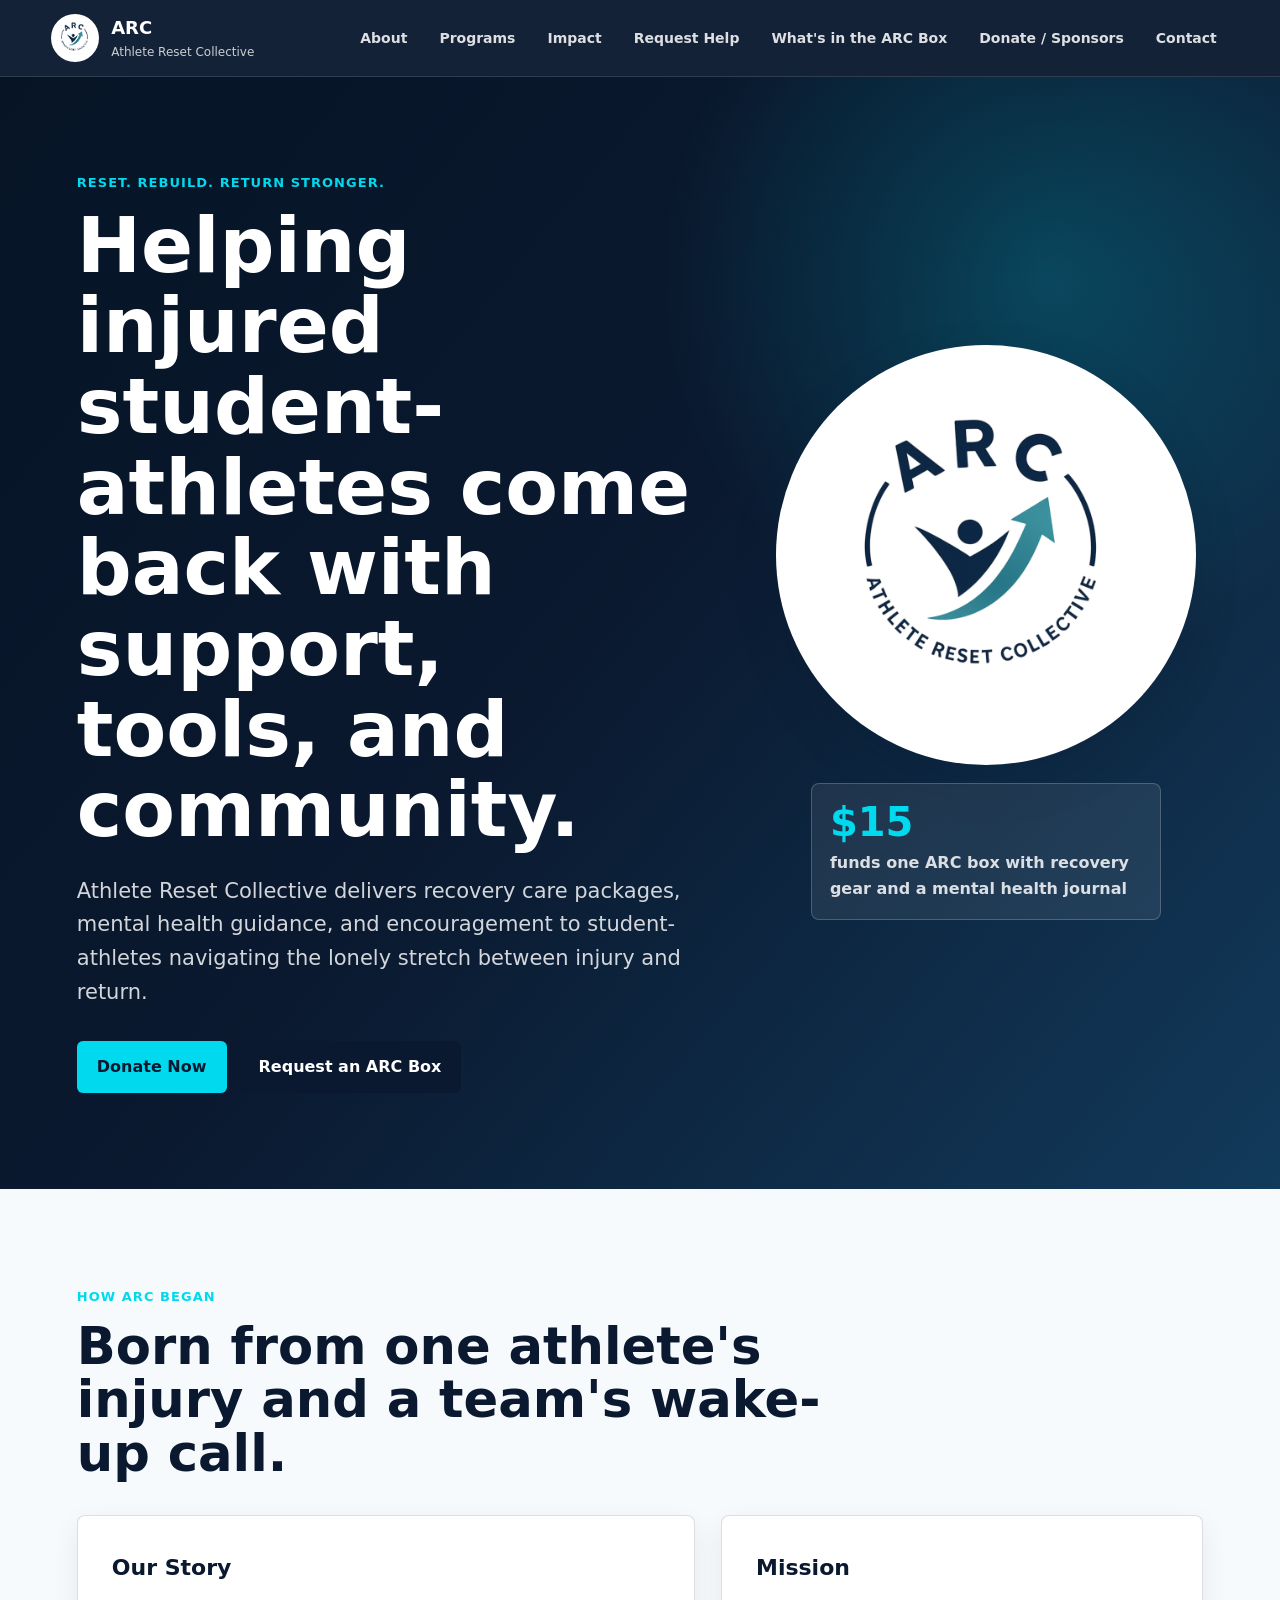
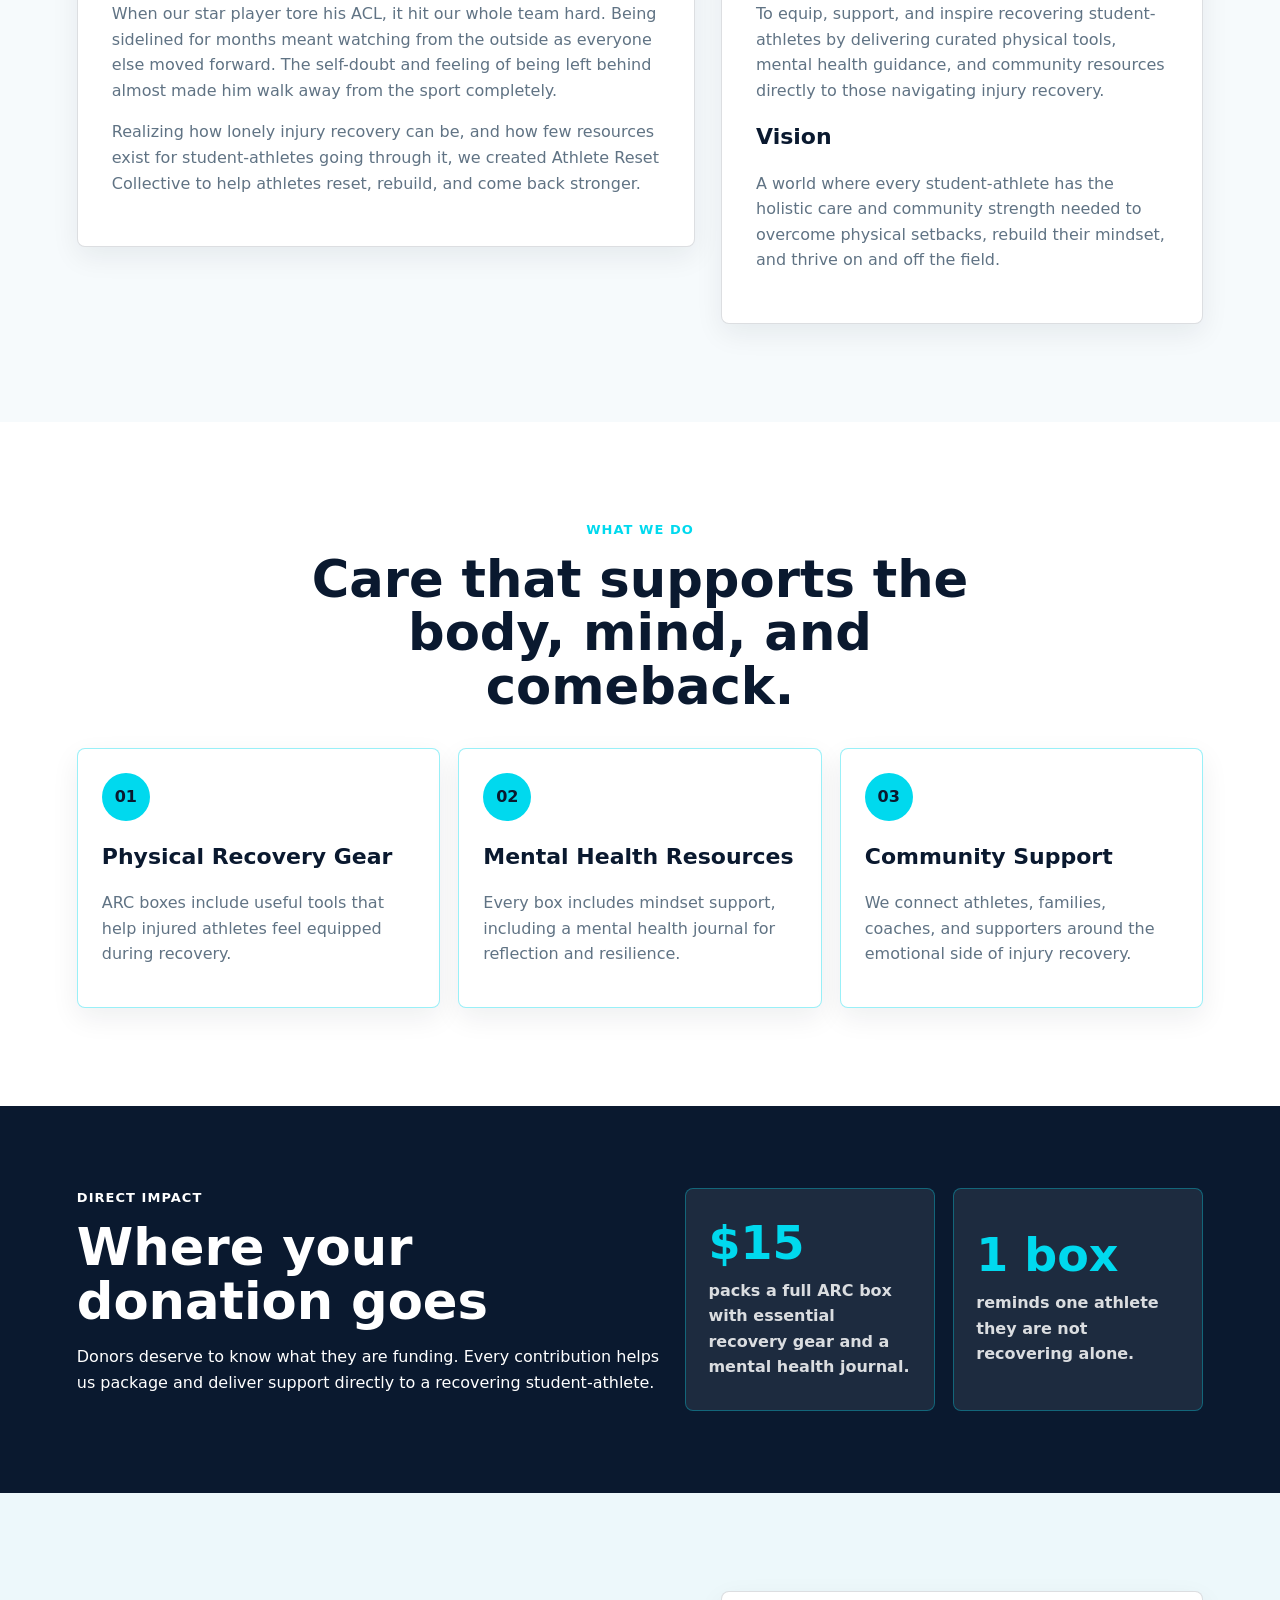
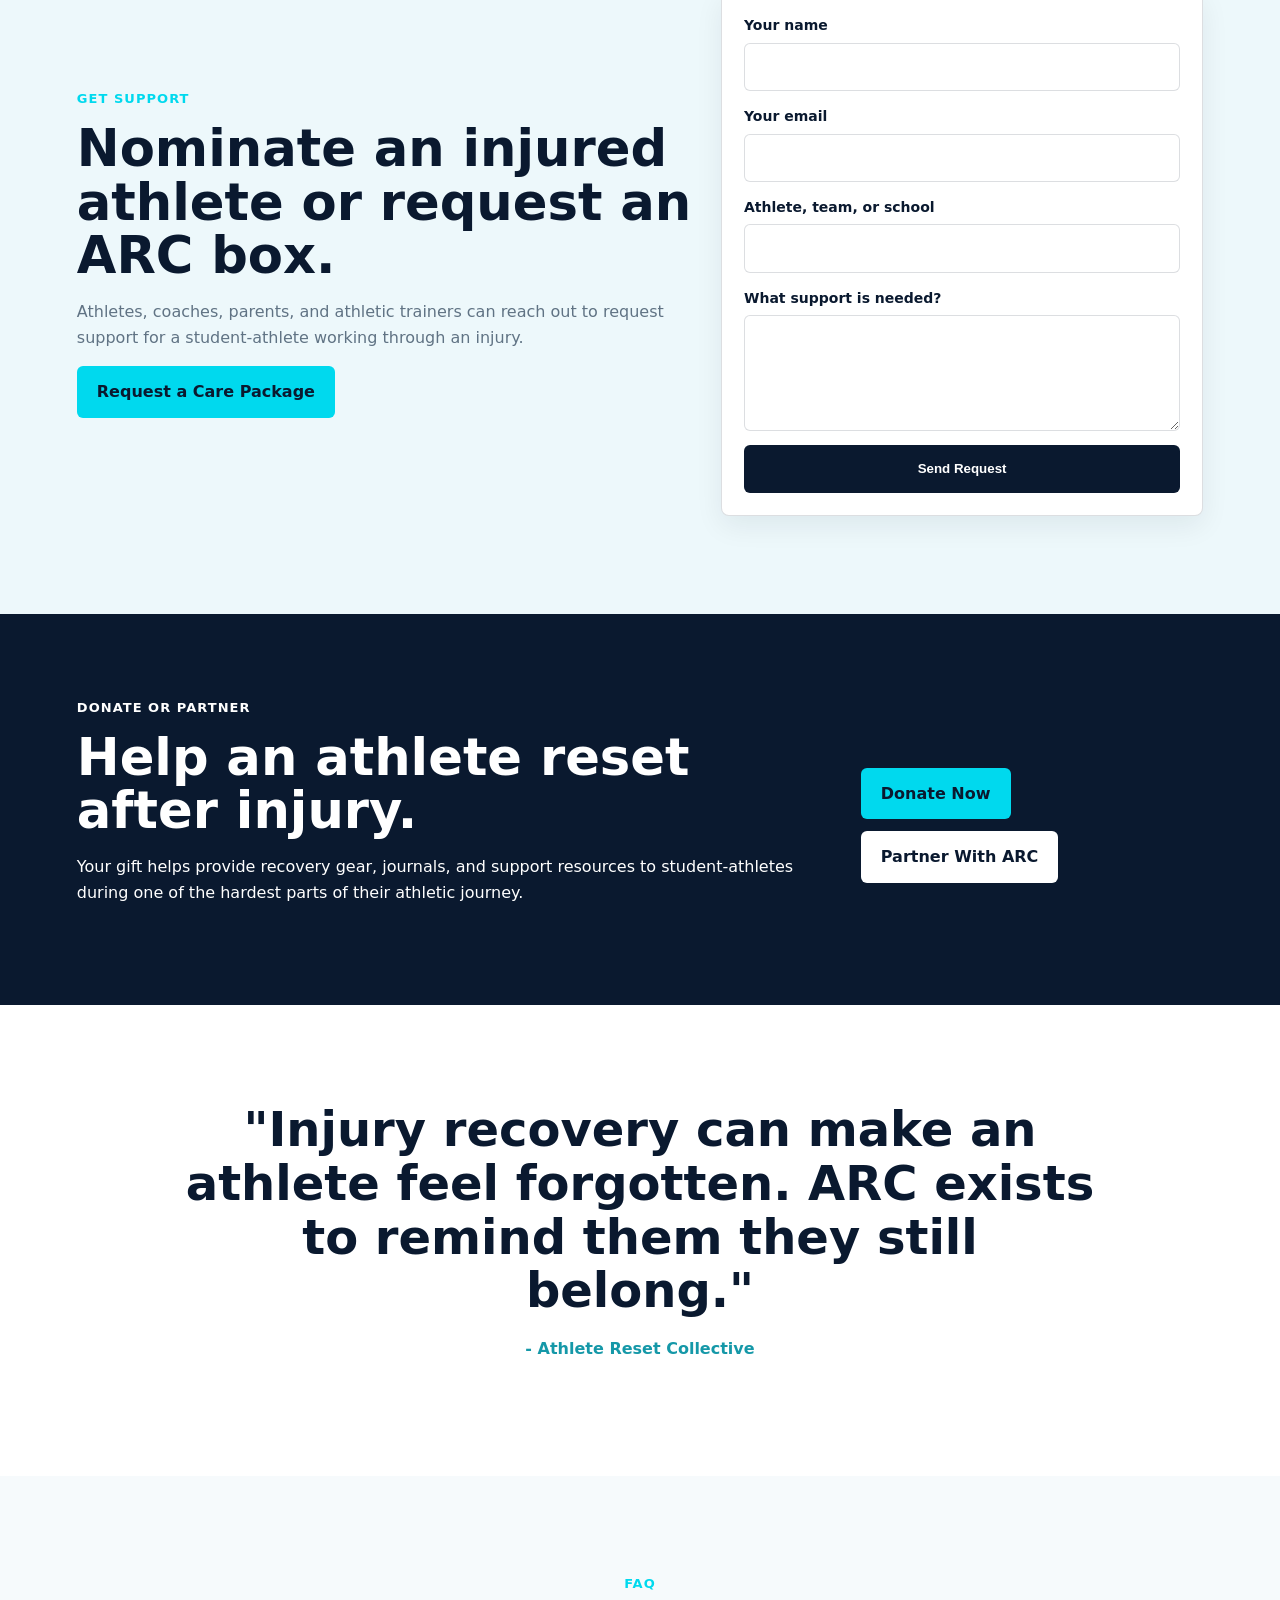
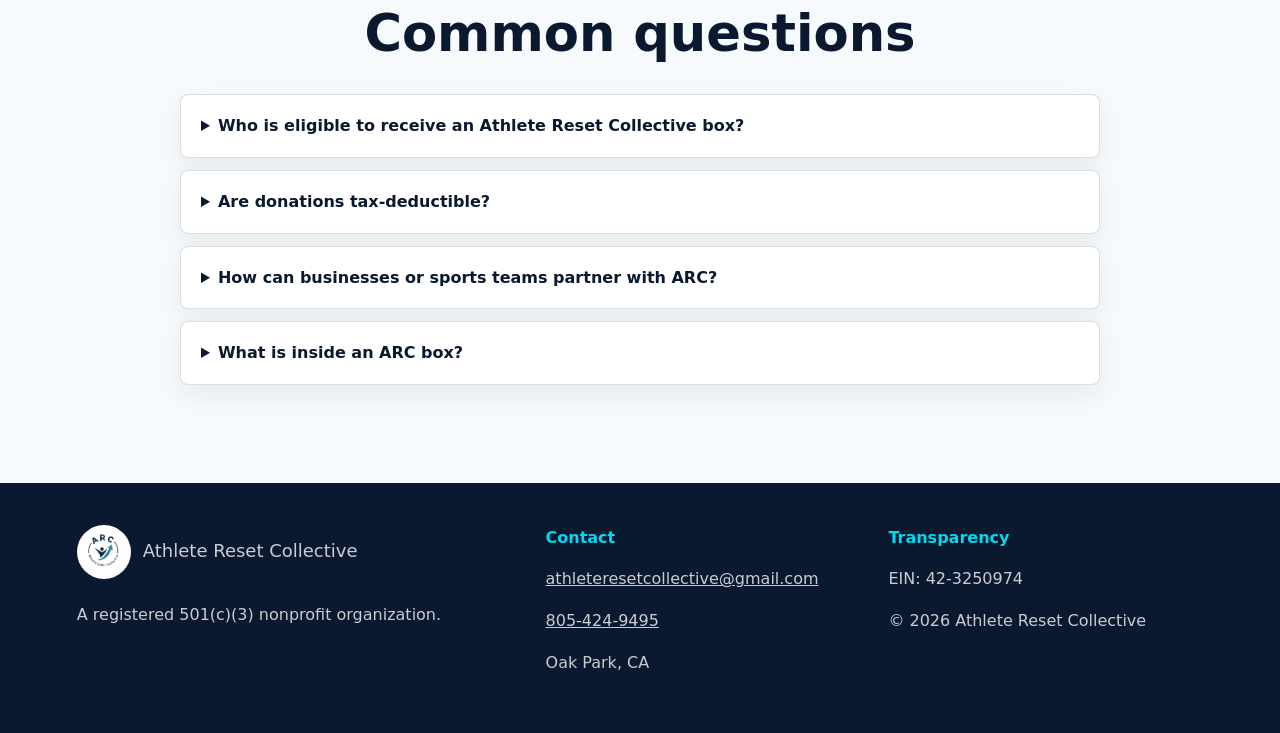
<file: index.html>
<!doctype html>
<html lang="en">
  <head>
    <meta charset="utf-8" />
    <meta name="viewport" content="width=device-width, initial-scale=1" />
    <meta
      name="description"
      content="Athlete Reset Collective equips recovering student-athletes with recovery tools, mental health guidance, and community support."
    />
    <title>Athlete Reset Collective</title>
    <link rel="icon" href="/assets/arc-logo.png" />
    <link rel="stylesheet" href="/styles.css" />
  </head>
  <body>
    <header class="site-header">
      <a class="brand" href="/" aria-label="Athlete Reset Collective home">
        <img src="/assets/arc-logo.png" alt="Athlete Reset Collective logo" />
        <span>
          <strong>ARC</strong>
          <small>Athlete Reset Collective</small>
        </span>
      </a>

      <button class="menu-toggle" type="button" aria-expanded="false" aria-controls="site-nav">
        Menu
      </button>

      <nav id="site-nav" class="site-nav" aria-label="Main navigation">
        <a href="/#story">About</a>
        <a href="/#programs">Programs</a>
        <a href="/#impact">Impact</a>
        <a href="/#request">Request Help</a>
        <a href="/whats-in-the-box/">What's in the ARC Box</a>
        <a href="/donate/">Donate / Sponsors</a>
        <a href="/#contact">Contact</a>
      </nav>
    </header>

    <main id="top">
      <section class="hero" aria-labelledby="hero-title">
        <div class="hero-copy">
          <p class="eyebrow">Reset. Rebuild. Return stronger.</p>
          <h1 id="hero-title">Helping injured student-athletes come back with support, tools, and community.</h1>
          <p>
            Athlete Reset Collective delivers recovery care packages, mental health guidance, and encouragement
            to student-athletes navigating the lonely stretch between injury and return.
          </p>
          <div class="hero-actions">
            <a class="button primary" href="/donate/">Donate Now</a>
            <a class="button secondary" href="/#request">Request an ARC Box</a>
          </div>
        </div>

        <div class="hero-visual" aria-label="Athlete Reset Collective brand mark">
          <img src="/assets/arc-logo.png" alt="ARC logo with upward arrow" />
          <div class="hero-stat">
            <strong>$15</strong>
            <span>funds one ARC box with recovery gear and a mental health journal</span>
          </div>
        </div>
      </section>

      <section id="story" class="section story-section">
        <div class="section-heading">
          <p class="eyebrow">How ARC began</p>
          <h2>Born from one athlete's injury and a team's wake-up call.</h2>
        </div>
        <div class="story-grid">
          <article>
            <h3>Our Story</h3>
            <p>
              When our star player tore his ACL, it hit our whole team hard. Being sidelined for months meant
              watching from the outside as everyone else moved forward. The self-doubt and feeling of being left
              behind almost made him walk away from the sport completely.
            </p>
            <p>
              Realizing how lonely injury recovery can be, and how few resources exist for student-athletes going
              through it, we created Athlete Reset Collective to help athletes reset, rebuild, and come back stronger.
            </p>
          </article>
          <article class="mission-panel">
            <h3>Mission</h3>
            <p>
              To equip, support, and inspire recovering student-athletes by delivering curated physical tools,
              mental health guidance, and community resources directly to those navigating injury recovery.
            </p>
            <h3>Vision</h3>
            <p>
              A world where every student-athlete has the holistic care and community strength needed to overcome
              physical setbacks, rebuild their mindset, and thrive on and off the field.
            </p>
          </article>
        </div>
      </section>

      <section id="programs" class="section">
        <div class="section-heading center">
          <p class="eyebrow">What we do</p>
          <h2>Care that supports the body, mind, and comeback.</h2>
        </div>
        <div class="program-grid">
          <article class="program-card">
            <span class="program-icon">01</span>
            <h3>Physical Recovery Gear</h3>
            <p>ARC boxes include useful tools that help injured athletes feel equipped during recovery.</p>
          </article>
          <article class="program-card">
            <span class="program-icon">02</span>
            <h3>Mental Health Resources</h3>
            <p>Every box includes mindset support, including a mental health journal for reflection and resilience.</p>
          </article>
          <article class="program-card">
            <span class="program-icon">03</span>
            <h3>Community Support</h3>
            <p>We connect athletes, families, coaches, and supporters around the emotional side of injury recovery.</p>
          </article>
        </div>
      </section>

      <section id="impact" class="impact-section">
        <div>
          <p class="eyebrow">Direct impact</p>
          <h2>Where your donation goes</h2>
          <p>
            Donors deserve to know what they are funding. Every contribution helps us package and deliver support
            directly to a recovering student-athlete.
          </p>
        </div>
        <div class="impact-card">
          <strong>$15</strong>
          <span>packs a full ARC box with essential recovery gear and a mental health journal.</span>
        </div>
        <div class="impact-card">
          <strong>1 box</strong>
          <span>reminds one athlete they are not recovering alone.</span>
        </div>
      </section>

      <section id="request" class="section split-section">
        <div>
          <p class="eyebrow">Get support</p>
          <h2>Nominate an injured athlete or request an ARC box.</h2>
          <p>
            Athletes, coaches, parents, and athletic trainers can reach out to request support for a student-athlete
            working through an injury.
          </p>
          <a class="button primary" href="mailto:athleteresetcollective@gmail.com?subject=ARC%20Box%20Request">
            Request a Care Package
          </a>
        </div>
        <form class="contact-form" action="mailto:athleteresetcollective@gmail.com" method="post" enctype="text/plain">
          <label>
            Your name
            <input name="Name" type="text" autocomplete="name" />
          </label>
          <label>
            Your email
            <input name="Email" type="email" autocomplete="email" />
          </label>
          <label>
            Athlete, team, or school
            <input name="Athlete or Team" type="text" />
          </label>
          <label>
            What support is needed?
            <textarea name="Message" rows="4"></textarea>
          </label>
          <button class="button secondary" type="submit">Send Request</button>
        </form>
      </section>

      <section id="support" class="support-section">
        <div class="support-copy">
          <p class="eyebrow">Donate or partner</p>
          <h2>Help an athlete reset after injury.</h2>
          <p>
            Your gift helps provide recovery gear, journals, and support resources to student-athletes during one
            of the hardest parts of their athletic journey.
          </p>
        </div>
        <div class="support-actions">
          <a class="button primary" href="/donate/">Donate Now</a>
          <a class="button light" href="mailto:athleteresetcollective@gmail.com?subject=Partnership%20Interest">
            Partner With ARC
          </a>
        </div>
      </section>

      <section class="section quote-section" aria-label="Testimonial">
        <blockquote>
          "Injury recovery can make an athlete feel forgotten. ARC exists to remind them they still belong."
        </blockquote>
        <p>- Athlete Reset Collective</p>
      </section>

      <section class="section faq-section">
        <div class="section-heading center">
          <p class="eyebrow">FAQ</p>
          <h2>Common questions</h2>
        </div>
        <div class="faq-list">
          <details>
            <summary>Who is eligible to receive an Athlete Reset Collective box?</summary>
            <p>Recovering student-athletes may be nominated by themselves, coaches, parents, or athletic trainers.</p>
          </details>
          <details>
            <summary>Are donations tax-deductible?</summary>
            <p>Yes. Athlete Reset Collective is a registered 501(c)(3) nonprofit organization.</p>
          </details>
          <details>
            <summary>How can businesses or sports teams partner with ARC?</summary>
            <p>Email athleteresetcollective@gmail.com to discuss sponsorships, team drives, and local partnerships.</p>
          </details>
          <details>
            <summary>What is inside an ARC box?</summary>
            <p>
              ARC boxes include physical recovery tools and a mental health journal, with contents improving as
              support grows.
            </p>
          </details>
        </div>
      </section>
    </main>

    <footer id="contact" class="site-footer">
      <div>
        <a class="footer-brand" href="/">
          <img src="/assets/arc-logo.png" alt="" />
          <span>Athlete Reset Collective</span>
        </a>
        <p>A registered 501(c)(3) nonprofit organization.</p>
      </div>
      <div>
        <h2>Contact</h2>
        <p><a href="mailto:athleteresetcollective@gmail.com">athleteresetcollective@gmail.com</a></p>
        <p><a href="tel:18054249495">805-424-9495</a></p>
        <p>Oak Park, CA</p>
      </div>
      <div>
        <h2>Transparency</h2>
        <p>EIN: 42-3250974</p>
        <p>&copy; 2026 Athlete Reset Collective</p>
      </div>
    </footer>

    <script src="/script.js"></script>
  </body>
</html>
</file>
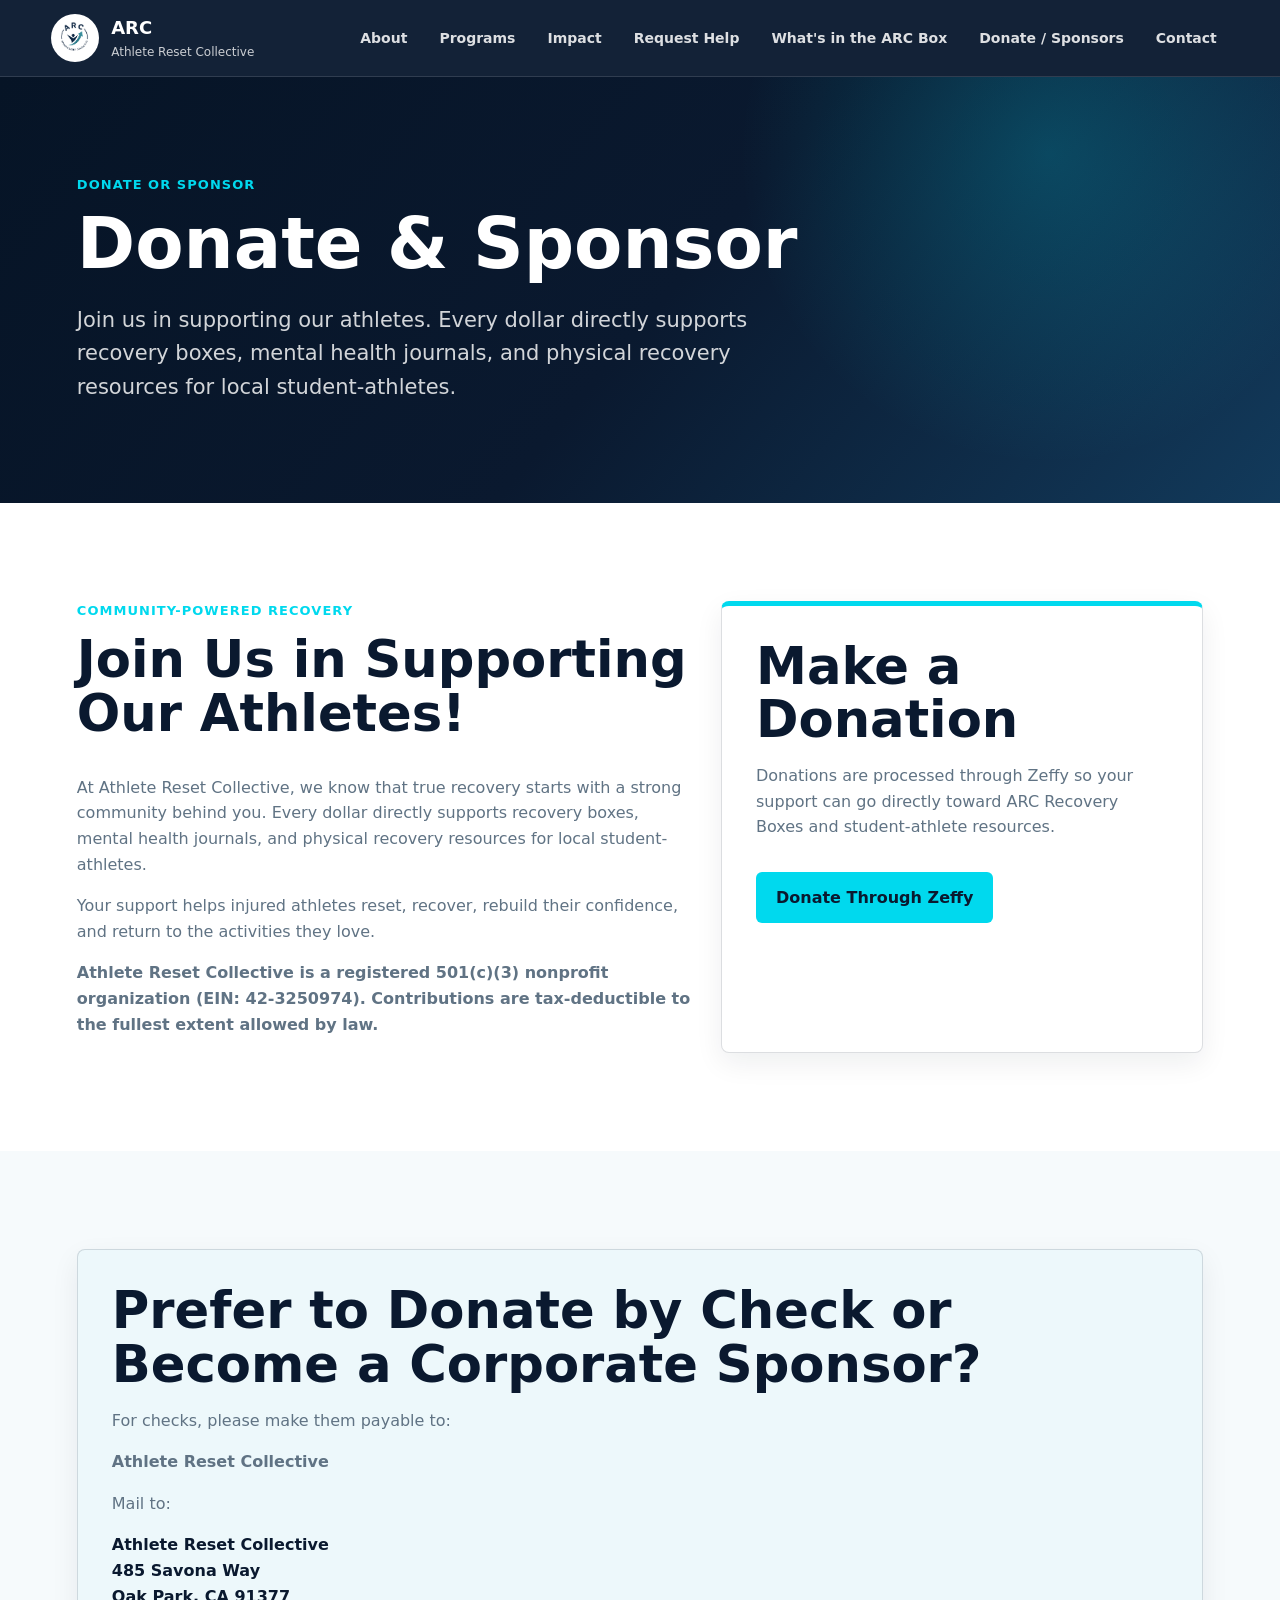
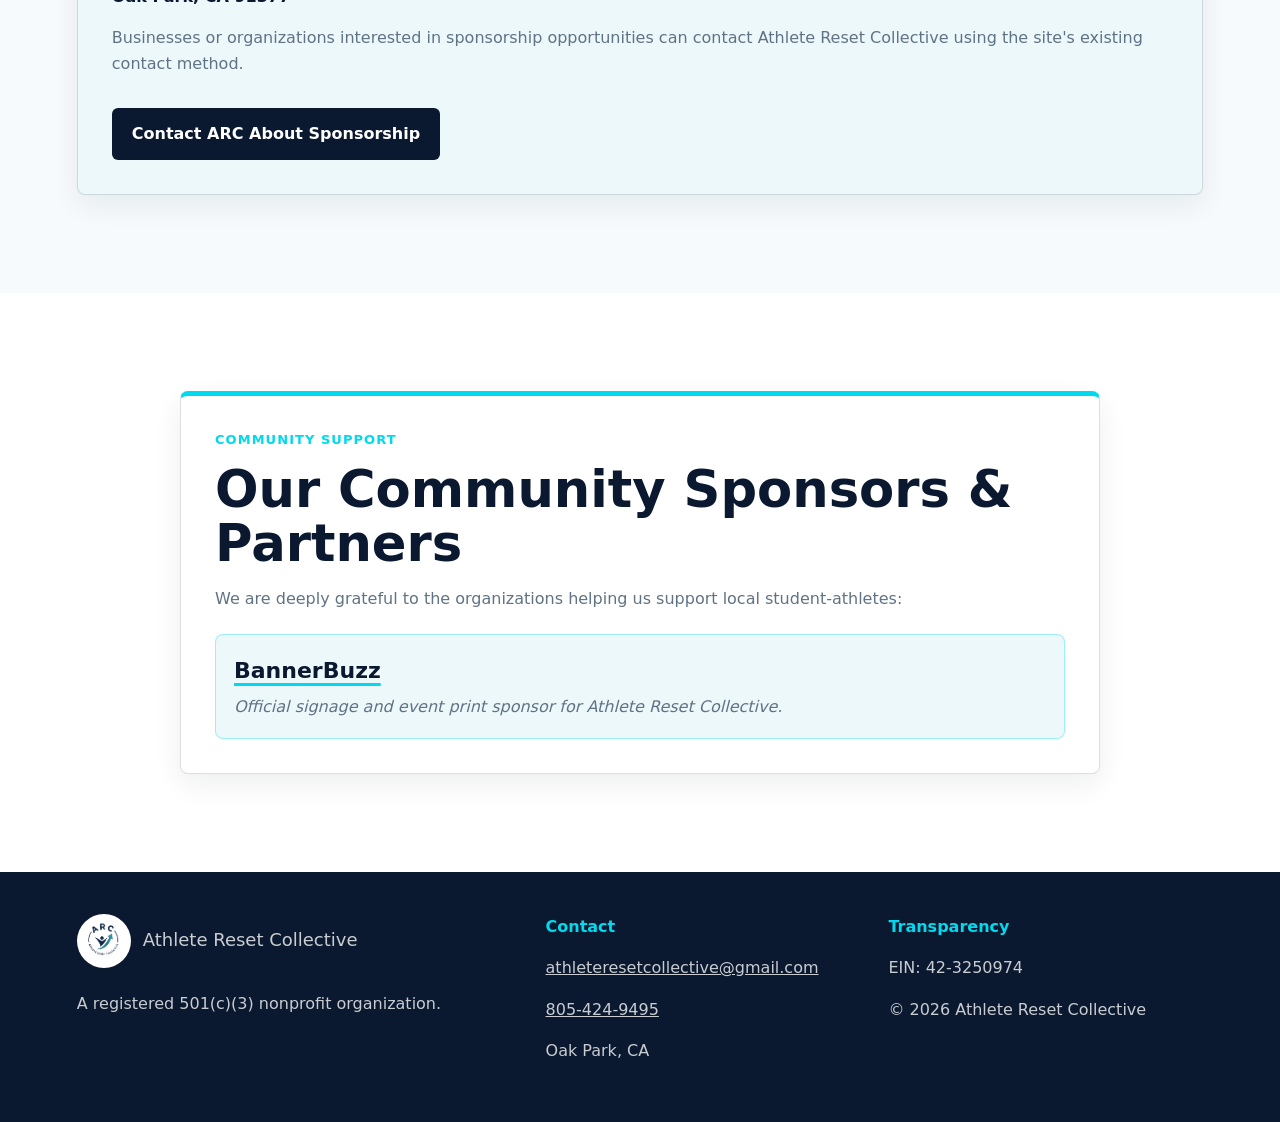
<file: donate/index.html>
<!doctype html>
<html lang="en">
  <head>
    <meta charset="utf-8" />
    <meta name="viewport" content="width=device-width, initial-scale=1" />
    <meta
      name="description"
      content="Donate to Athlete Reset Collective or learn about sponsoring recovery resources for student-athletes."
    />
    <title>Donate & Sponsor | Athlete Reset Collective</title>
    <link rel="icon" href="/assets/arc-logo.png" />
    <link rel="stylesheet" href="/styles.css" />
  </head>
  <body>
    <header class="site-header">
      <a class="brand" href="/" aria-label="Athlete Reset Collective home">
        <img src="/assets/arc-logo.png" alt="Athlete Reset Collective logo" />
        <span>
          <strong>ARC</strong>
          <small>Athlete Reset Collective</small>
        </span>
      </a>

      <button class="menu-toggle" type="button" aria-expanded="false" aria-controls="site-nav">
        Menu
      </button>

      <nav id="site-nav" class="site-nav" aria-label="Main navigation">
        <a href="/#story">About</a>
        <a href="/#programs">Programs</a>
        <a href="/#impact">Impact</a>
        <a href="/#request">Request Help</a>
        <a href="/whats-in-the-box/">What's in the ARC Box</a>
        <a href="/donate/">Donate / Sponsors</a>
        <a href="/#contact">Contact</a>
      </nav>
    </header>

    <main>
      <section class="page-hero" aria-labelledby="donate-title">
        <p class="eyebrow">Donate or sponsor</p>
        <h1 id="donate-title">Donate & Sponsor</h1>
        <p>
          Join us in supporting our athletes. Every dollar directly supports recovery boxes, mental health journals,
          and physical recovery resources for local student-athletes.
        </p>
      </section>

      <section class="section donate-grid">
        <div>
          <div class="section-heading">
            <p class="eyebrow">Community-powered recovery</p>
            <h2>Join Us in Supporting Our Athletes!</h2>
          </div>
          <p>
            At Athlete Reset Collective, we know that true recovery starts with a strong community behind you.
            Every dollar directly supports recovery boxes, mental health journals, and physical recovery resources
            for local student-athletes.
          </p>
          <p>
            Your support helps injured athletes reset, recover, rebuild their confidence, and return to the
            activities they love.
          </p>
          <p>
            <strong>
              Athlete Reset Collective is a registered 501(c)(3) nonprofit organization (EIN: 42-3250974).
              Contributions are tax-deductible to the fullest extent allowed by law.
            </strong>
          </p>
        </div>

        <aside class="donation-panel" aria-labelledby="donation-heading">
          <h2 id="donation-heading">Make a Donation</h2>
          <p>
            Donations are processed through Zeffy so your support can go directly toward ARC Recovery Boxes and
            student-athlete resources.
          </p>
          <div class="page-actions">
            <a
              class="button primary"
              href="https://www.zeffy.com/en-US/donation-form/support-arc"
              target="_blank"
              rel="noopener noreferrer"
            >
              Donate Through Zeffy
            </a>
          </div>
        </aside>
      </section>

      <section id="sponsors" class="section story-section">
        <div class="sponsor-callout">
          <h2>Prefer to Donate by Check or Become a Corporate Sponsor?</h2>
          <p>For checks, please make them payable to:</p>
          <p><strong>Athlete Reset Collective</strong></p>
          <p>Mail to:</p>
          <address class="mailing-address">
            Athlete Reset Collective<br />
            485 Savona Way<br />
            Oak Park, CA 91377
          </address>
          <p>
            Businesses or organizations interested in sponsorship opportunities can contact Athlete Reset Collective
            using the site's existing contact method.
          </p>
          <div class="page-actions">
            <a
              class="button secondary"
              href="mailto:athleteresetcollective@gmail.com?subject=Corporate%20Sponsorship%20Interest"
            >
              Contact ARC About Sponsorship
            </a>
          </div>
        </div>
      </section>

      <section class="section">
        <div class="community-sponsors">
          <p class="eyebrow">Community support</p>
          <h2>Our Community Sponsors &amp; Partners</h2>
          <p>We are deeply grateful to the organizations helping us support local student-athletes:</p>
          <ul class="sponsor-list">
            <li>
              <a href="https://www.bannerbuzz.com/" target="_blank" rel="noopener noreferrer">BannerBuzz</a>
              <span>Official signage and event print sponsor for Athlete Reset Collective.</span>
            </li>
          </ul>
        </div>
      </section>
    </main>

    <footer id="contact" class="site-footer">
      <div>
        <a class="footer-brand" href="/">
          <img src="/assets/arc-logo.png" alt="" />
          <span>Athlete Reset Collective</span>
        </a>
        <p>A registered 501(c)(3) nonprofit organization.</p>
      </div>
      <div>
        <h2>Contact</h2>
        <p><a href="mailto:athleteresetcollective@gmail.com">athleteresetcollective@gmail.com</a></p>
        <p><a href="tel:18054249495">805-424-9495</a></p>
        <p>Oak Park, CA</p>
      </div>
      <div>
        <h2>Transparency</h2>
        <p>EIN: 42-3250974</p>
        <p>&copy; 2026 Athlete Reset Collective</p>
      </div>
    </footer>

    <script src="/script.js"></script>
  </body>
</html>
</file>
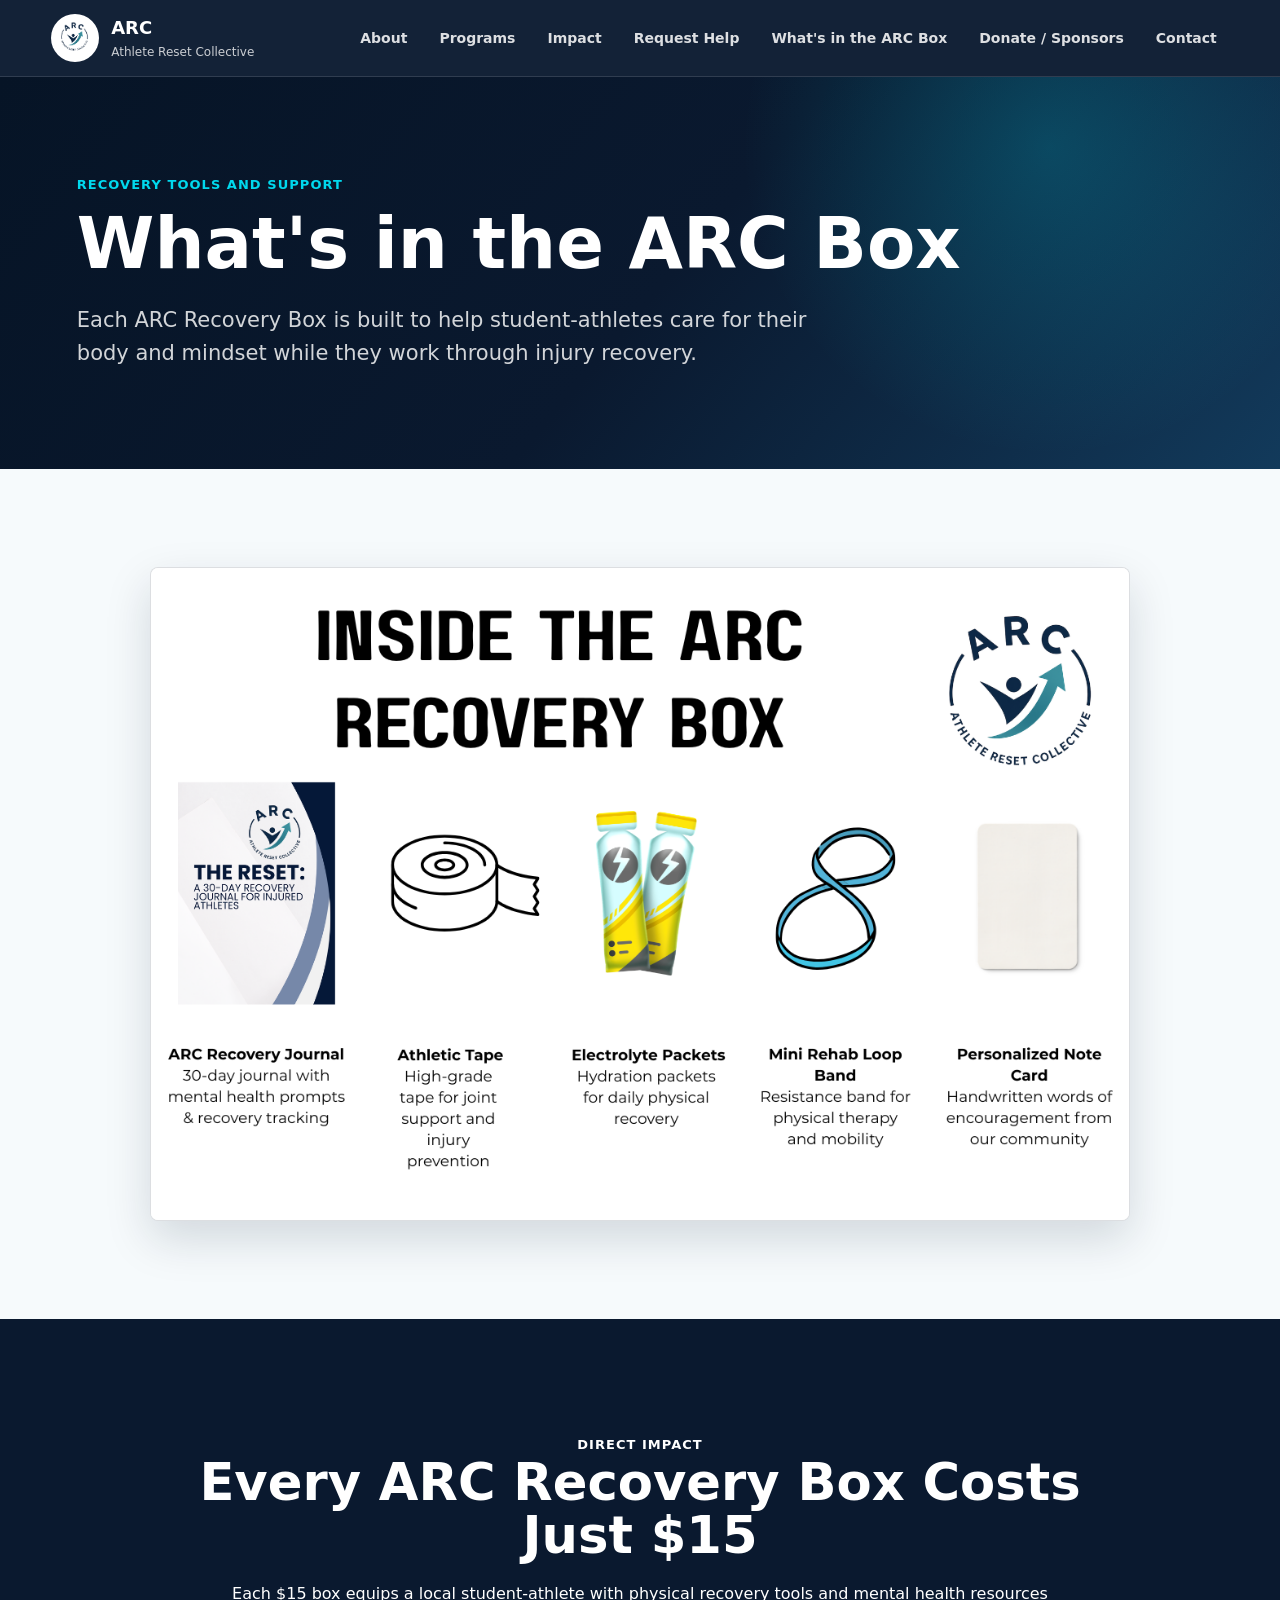
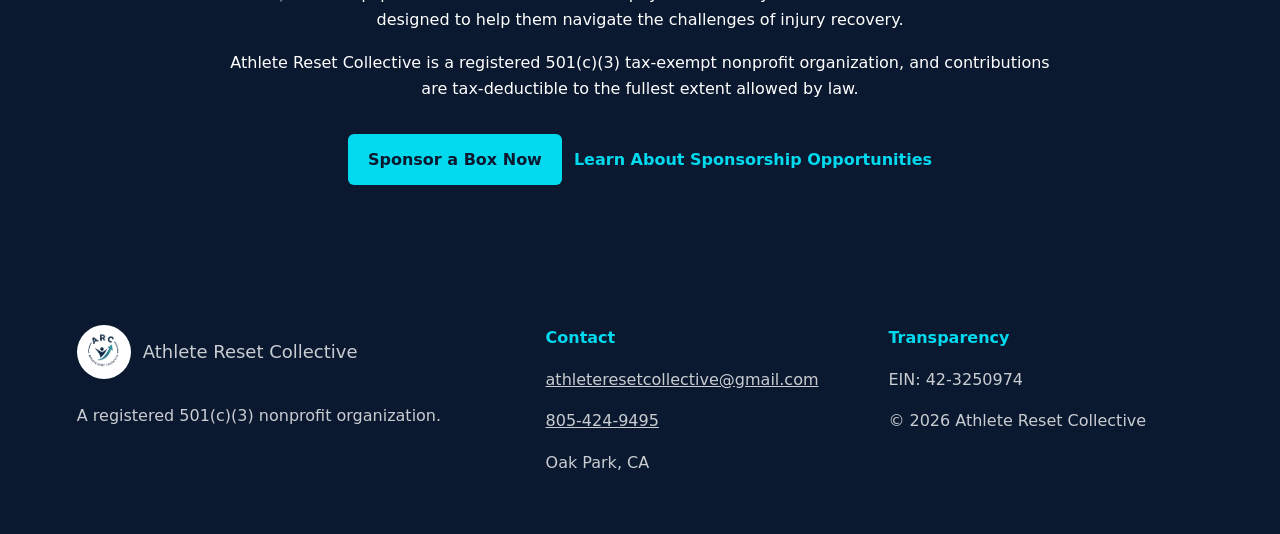
<file: whats-in-the-box/index.html>
<!doctype html>
<html lang="en">
  <head>
    <meta charset="utf-8" />
    <meta name="viewport" content="width=device-width, initial-scale=1" />
    <meta
      name="description"
      content="See what is included in an Athlete Reset Collective Recovery Box for injured student-athletes."
    />
    <title>What's in the ARC Box | Athlete Reset Collective</title>
    <link rel="icon" href="/assets/arc-logo.png" />
    <link rel="stylesheet" href="/styles.css" />
  </head>
  <body>
    <header class="site-header">
      <a class="brand" href="/" aria-label="Athlete Reset Collective home">
        <img src="/assets/arc-logo.png" alt="Athlete Reset Collective logo" />
        <span>
          <strong>ARC</strong>
          <small>Athlete Reset Collective</small>
        </span>
      </a>

      <button class="menu-toggle" type="button" aria-expanded="false" aria-controls="site-nav">
        Menu
      </button>

      <nav id="site-nav" class="site-nav" aria-label="Main navigation">
        <a href="/#story">About</a>
        <a href="/#programs">Programs</a>
        <a href="/#impact">Impact</a>
        <a href="/#request">Request Help</a>
        <a href="/whats-in-the-box/">What's in the ARC Box</a>
        <a href="/donate/">Donate / Sponsors</a>
        <a href="/#contact">Contact</a>
      </nav>
    </header>

    <main>
      <section class="page-hero" aria-labelledby="box-title">
        <p class="eyebrow">Recovery tools and support</p>
        <h1 id="box-title">What's in the ARC Box</h1>
        <p>
          Each ARC Recovery Box is built to help student-athletes care for their body and mindset while they work
          through injury recovery.
        </p>
      </section>

      <section class="section box-graphic-wrap" aria-label="ARC Recovery Box contents graphic">
        <img
          class="box-graphic"
          src="/assets/what-is-in-arc-box.png"
          alt="Contents of the Athlete Reset Collective Recovery Box"
        />
      </section>

      <section class="section box-impact">
        <div class="box-impact-inner">
          <p class="eyebrow">Direct impact</p>
          <h2>Every ARC Recovery Box Costs Just $15</h2>
          <p>
            Each $15 box equips a local student-athlete with physical recovery tools and mental health resources
            designed to help them navigate the challenges of injury recovery.
          </p>
          <p>
            Athlete Reset Collective is a registered 501(c)(3) tax-exempt nonprofit organization, and contributions
            are tax-deductible to the fullest extent allowed by law.
          </p>
          <div class="page-actions">
            <a
              class="button primary"
              href="https://www.zeffy.com/en-US/donation-form/support-arc"
              target="_blank"
              rel="noopener noreferrer"
            >
              Sponsor a Box Now
            </a>
            <a class="text-link" href="/donate/">Learn About Sponsorship Opportunities</a>
          </div>
        </div>
      </section>
    </main>

    <footer id="contact" class="site-footer">
      <div>
        <a class="footer-brand" href="/">
          <img src="/assets/arc-logo.png" alt="" />
          <span>Athlete Reset Collective</span>
        </a>
        <p>A registered 501(c)(3) nonprofit organization.</p>
      </div>
      <div>
        <h2>Contact</h2>
        <p><a href="mailto:athleteresetcollective@gmail.com">athleteresetcollective@gmail.com</a></p>
        <p><a href="tel:18054249495">805-424-9495</a></p>
        <p>Oak Park, CA</p>
      </div>
      <div>
        <h2>Transparency</h2>
        <p>EIN: 42-3250974</p>
        <p>&copy; 2026 Athlete Reset Collective</p>
      </div>
    </footer>

    <script src="/script.js"></script>
  </body>
</html>
</file>
<file: styles.css>
:root {
  --navy: #0a192f;
  --navy-2: #102944;
  --cyan: #00d9ee;
  --cyan-dark: #1598a8;
  --white: #ffffff;
  --ice: #edf8fb;
  --mist: #f6fafc;
  --text: #12304a;
  --muted: #607384;
  --line: rgba(10, 25, 47, 0.14);
  --shadow: 0 18px 46px rgba(10, 25, 47, 0.15);
}

* {
  box-sizing: border-box;
}

html {
  scroll-behavior: smooth;
}

body {
  margin: 0;
  color: var(--text);
  background: var(--white);
  font-family: Inter, ui-sans-serif, system-ui, -apple-system, BlinkMacSystemFont, "Segoe UI", sans-serif;
  line-height: 1.6;
}

img {
  display: block;
  max-width: 100%;
}

a {
  color: inherit;
}

.site-header {
  position: sticky;
  top: 0;
  z-index: 10;
  display: flex;
  align-items: center;
  justify-content: space-between;
  gap: 24px;
  padding: 14px clamp(18px, 4vw, 56px);
  background: rgba(10, 25, 47, 0.96);
  color: var(--white);
  border-bottom: 1px solid rgba(255, 255, 255, 0.12);
  backdrop-filter: blur(16px);
}

.brand,
.footer-brand {
  display: inline-flex;
  align-items: center;
  gap: 12px;
  text-decoration: none;
}

.brand img {
  width: 48px;
  height: 48px;
  border-radius: 50%;
  background: var(--white);
}

.brand strong,
.footer-brand span {
  display: block;
  font-size: 18px;
  letter-spacing: 0;
}

.brand small {
  display: block;
  color: rgba(255, 255, 255, 0.78);
  font-size: 12px;
}

.site-nav {
  display: flex;
  align-items: center;
  gap: 8px;
}

.site-nav a {
  padding: 9px 12px;
  border-radius: 6px;
  color: rgba(255, 255, 255, 0.86);
  font-size: 14px;
  font-weight: 700;
  text-decoration: none;
}

.site-nav a:hover,
.site-nav a:focus-visible {
  color: var(--white);
  background: rgba(255, 255, 255, 0.1);
}

.site-nav .nav-cta {
  color: var(--navy);
  background: var(--cyan);
}

.menu-toggle {
  display: none;
  border: 1px solid rgba(255, 255, 255, 0.24);
  border-radius: 6px;
  padding: 8px 12px;
  color: var(--white);
  background: transparent;
  font-weight: 800;
}

.hero {
  display: grid;
  grid-template-columns: minmax(0, 1.04fr) minmax(280px, 0.72fr);
  align-items: center;
  gap: clamp(28px, 5vw, 70px);
  min-height: calc(100vh - 77px);
  padding: clamp(56px, 8vw, 96px) clamp(20px, 6vw, 78px);
  color: var(--white);
  background:
    radial-gradient(circle at 82% 18%, rgba(0, 217, 238, 0.22), transparent 28%),
    linear-gradient(130deg, #061426 0%, #0a192f 48%, #123a5b 100%);
}

.hero-copy {
  max-width: 760px;
}

.eyebrow {
  margin: 0 0 12px;
  color: var(--cyan);
  font-size: 13px;
  font-weight: 900;
  letter-spacing: 0.08em;
  text-transform: uppercase;
}

.hero h1,
.page-hero h1,
.section-heading h2,
.impact-section h2,
.split-section h2,
.support-section h2,
.box-impact h2,
.donation-panel h2,
.sponsor-callout h2,
.community-sponsors h2 {
  margin: 0;
  line-height: 1.05;
  letter-spacing: 0;
}

.hero h1 {
  max-width: 820px;
  font-size: clamp(42px, 6vw, 78px);
}

.hero p:not(.eyebrow) {
  max-width: 690px;
  margin: 24px 0 0;
  color: rgba(255, 255, 255, 0.82);
  font-size: clamp(17px, 2vw, 21px);
}

.hero-actions,
.support-actions,
.page-actions {
  display: flex;
  flex-wrap: wrap;
  gap: 12px;
  margin-top: 32px;
}

.button {
  display: inline-flex;
  align-items: center;
  justify-content: center;
  min-height: 48px;
  padding: 13px 20px;
  border: 0;
  border-radius: 6px;
  font-weight: 900;
  text-decoration: none;
  cursor: pointer;
}

.button.primary {
  color: var(--navy);
  background: var(--cyan);
}

.button.secondary {
  color: var(--white);
  background: var(--navy);
}

.button.light {
  color: var(--navy);
  background: var(--white);
}

.button:hover,
.button:focus-visible {
  transform: translateY(-1px);
}

.hero-visual {
  position: relative;
  display: grid;
  justify-items: center;
  gap: 18px;
}

.hero-visual img {
  width: min(100%, 420px);
  border-radius: 50%;
  background: var(--white);
  box-shadow: var(--shadow);
}

.hero-stat {
  width: min(100%, 350px);
  padding: 18px;
  border: 1px solid rgba(255, 255, 255, 0.2);
  border-radius: 8px;
  background: rgba(255, 255, 255, 0.08);
}

.hero-stat strong {
  display: block;
  color: var(--cyan);
  font-size: 40px;
  line-height: 1;
}

.hero-stat span {
  display: block;
  margin-top: 8px;
  color: rgba(255, 255, 255, 0.84);
  font-weight: 700;
}

.section {
  padding: clamp(58px, 8vw, 98px) clamp(20px, 6vw, 78px);
}

.section-heading {
  max-width: 760px;
  margin-bottom: 34px;
}

.section-heading.center {
  margin-right: auto;
  margin-left: auto;
  text-align: center;
}

.section-heading h2,
.impact-section h2,
.split-section h2,
.support-section h2,
.box-impact h2,
.donation-panel h2,
.sponsor-callout h2,
.community-sponsors h2 {
  color: var(--navy);
  font-size: clamp(32px, 4vw, 52px);
}

.story-section {
  background: var(--mist);
}

.story-grid,
.split-section,
.donate-grid {
  display: grid;
  grid-template-columns: minmax(0, 1fr) minmax(300px, 0.78fr);
  gap: 26px;
  align-items: start;
}

.story-grid article,
.mission-panel,
.program-card,
.contact-form,
.faq-list details,
.donation-panel,
.sponsor-callout,
.community-sponsors {
  border: 1px solid var(--line);
  border-radius: 8px;
  background: var(--white);
  box-shadow: 0 10px 28px rgba(10, 25, 47, 0.07);
}

.story-grid article,
.mission-panel {
  padding: clamp(22px, 3vw, 34px);
}

h3 {
  margin: 0 0 10px;
  color: var(--navy);
  font-size: 22px;
}

p {
  color: var(--muted);
}

.mission-panel {
  border-top: 5px solid var(--cyan);
}

.program-grid {
  display: grid;
  grid-template-columns: repeat(3, minmax(0, 1fr));
  gap: 18px;
}

.program-card {
  padding: 24px;
  border-color: rgba(0, 217, 238, 0.4);
}

.program-icon {
  display: inline-flex;
  align-items: center;
  justify-content: center;
  width: 48px;
  height: 48px;
  margin-bottom: 18px;
  border-radius: 50%;
  color: var(--navy);
  background: var(--cyan);
  font-weight: 900;
}

.impact-section {
  display: grid;
  grid-template-columns: minmax(0, 1.3fr) repeat(2, minmax(180px, 0.55fr));
  gap: 18px;
  align-items: stretch;
  padding: clamp(50px, 7vw, 82px) clamp(20px, 6vw, 78px);
  background: var(--navy);
}

.impact-section h2,
.impact-section p {
  color: var(--white);
}

.impact-card {
  display: flex;
  flex-direction: column;
  justify-content: center;
  min-height: 190px;
  padding: 22px;
  border: 1px solid rgba(0, 217, 238, 0.34);
  border-radius: 8px;
  background: rgba(255, 255, 255, 0.08);
}

.impact-card strong {
  color: var(--cyan);
  font-size: 46px;
  line-height: 1;
}

.impact-card span {
  margin-top: 12px;
  color: rgba(255, 255, 255, 0.84);
  font-weight: 700;
}

.split-section {
  align-items: center;
  background: var(--ice);
}

.contact-form {
  display: grid;
  gap: 14px;
  padding: 22px;
}

.contact-form label {
  display: grid;
  gap: 6px;
  color: var(--navy);
  font-size: 14px;
  font-weight: 800;
}

.contact-form input,
.contact-form textarea {
  width: 100%;
  border: 1px solid var(--line);
  border-radius: 6px;
  padding: 12px;
  color: var(--text);
  font: inherit;
}

.support-section {
  display: flex;
  align-items: center;
  justify-content: space-between;
  gap: 24px;
  padding: clamp(54px, 7vw, 84px) clamp(20px, 6vw, 78px);
  color: var(--white);
  background: var(--navy);
}

.support-section h2,
.support-section p {
  color: var(--white);
}

.support-copy {
  max-width: 760px;
}

.quote-section {
  text-align: center;
}

blockquote {
  max-width: 920px;
  margin: 0 auto;
  color: var(--navy);
  font-size: clamp(28px, 4vw, 48px);
  font-weight: 900;
  line-height: 1.12;
}

.quote-section p {
  margin-top: 18px;
  color: var(--cyan-dark);
  font-weight: 900;
}

.faq-section {
  background: var(--mist);
}

.faq-list {
  display: grid;
  max-width: 920px;
  gap: 12px;
  margin: 0 auto;
}

.faq-list details {
  padding: 18px 20px;
}

.faq-list summary {
  color: var(--navy);
  font-weight: 900;
  cursor: pointer;
}

.page-hero {
  padding: clamp(58px, 8vw, 98px) clamp(20px, 6vw, 78px);
  color: var(--white);
  background:
    radial-gradient(circle at 82% 18%, rgba(0, 217, 238, 0.2), transparent 28%),
    linear-gradient(130deg, #061426 0%, #0a192f 52%, #123a5b 100%);
}

.page-hero h1 {
  max-width: 900px;
  color: var(--white);
  font-size: clamp(40px, 5.5vw, 72px);
}

.page-hero p:not(.eyebrow) {
  max-width: 760px;
  margin: 22px 0 0;
  color: rgba(255, 255, 255, 0.82);
  font-size: clamp(17px, 2vw, 21px);
}

.box-graphic-wrap {
  display: flex;
  justify-content: center;
  background: var(--mist);
}

.box-graphic {
  width: min(100%, 980px);
  height: auto;
  border: 1px solid var(--line);
  border-radius: 8px;
  background: var(--white);
  box-shadow: var(--shadow);
}

.box-impact {
  color: var(--white);
  background: var(--navy);
}

.box-impact-inner {
  max-width: 920px;
  margin: 0 auto;
  text-align: center;
}

.box-impact h2,
.box-impact p {
  color: var(--white);
}

.box-impact p {
  max-width: 820px;
  margin: 18px auto 0;
}

.box-impact .page-actions {
  justify-content: center;
}

.text-link {
  display: inline-flex;
  align-items: center;
  min-height: 48px;
  color: var(--cyan);
  font-weight: 900;
  text-decoration: none;
}

.text-link:hover,
.text-link:focus-visible {
  text-decoration: underline;
}

.donate-grid {
  align-items: stretch;
}

.donation-panel,
.sponsor-callout,
.community-sponsors {
  padding: clamp(22px, 3vw, 34px);
}

.donation-panel {
  border-top: 5px solid var(--cyan);
}

.sponsor-callout {
  background: var(--ice);
}

.mailing-address {
  margin: 14px 0 0;
  color: var(--navy);
  font-style: normal;
  font-weight: 900;
}

.community-sponsors {
  max-width: 920px;
  margin: 0 auto;
  border-top: 5px solid var(--cyan);
}

.sponsor-list {
  display: grid;
  gap: 12px;
  margin: 22px 0 0;
  padding: 0;
  list-style: none;
}

.sponsor-list li {
  display: grid;
  gap: 6px;
  padding: 18px;
  border: 1px solid rgba(0, 217, 238, 0.34);
  border-radius: 8px;
  background: var(--ice);
}

.sponsor-list a {
  color: var(--navy);
  font-size: 22px;
  font-weight: 900;
  text-decoration-color: var(--cyan);
  text-decoration-thickness: 3px;
  text-underline-offset: 5px;
}

.sponsor-list span {
  color: var(--muted);
  font-style: italic;
}

.site-footer {
  display: grid;
  grid-template-columns: 1.4fr 1fr 1fr;
  gap: 28px;
  padding: 42px clamp(20px, 6vw, 78px);
  color: var(--white);
  background: var(--navy);
}

.site-footer p,
.site-footer a {
  color: rgba(255, 255, 255, 0.78);
}

.site-footer h2 {
  margin: 0 0 12px;
  color: var(--cyan);
  font-size: 16px;
}

.footer-brand img {
  width: 54px;
  height: 54px;
  border-radius: 50%;
  background: var(--white);
}

@media (max-width: 1120px) {
  .site-header {
    gap: 16px;
  }

  .site-nav {
    gap: 4px;
  }

  .site-nav a {
    padding-right: 8px;
    padding-left: 8px;
    font-size: 13px;
  }
}

@media (max-width: 900px) {
  .menu-toggle {
    display: inline-flex;
  }

  .site-nav {
    position: absolute;
    top: 100%;
    right: 18px;
    left: 18px;
    display: none;
    flex-direction: column;
    align-items: stretch;
    padding: 12px;
    border-radius: 8px;
    background: var(--navy-2);
  }

  .site-nav.open {
    display: flex;
  }

  .hero,
  .story-grid,
  .split-section,
  .impact-section,
  .site-footer,
  .donate-grid {
    grid-template-columns: 1fr;
  }

  .hero {
    min-height: auto;
  }

  .program-grid {
    grid-template-columns: 1fr;
  }

  .support-section {
    align-items: flex-start;
    flex-direction: column;
  }
}

@media (max-width: 560px) {
  .brand small {
    display: none;
  }

  .hero-actions,
  .support-actions,
  .page-actions {
    width: 100%;
  }

  .button {
    width: 100%;
  }

  .text-link {
    justify-content: center;
    width: 100%;
  }

  .hero h1 {
    font-size: 40px;
  }
}
</file>
